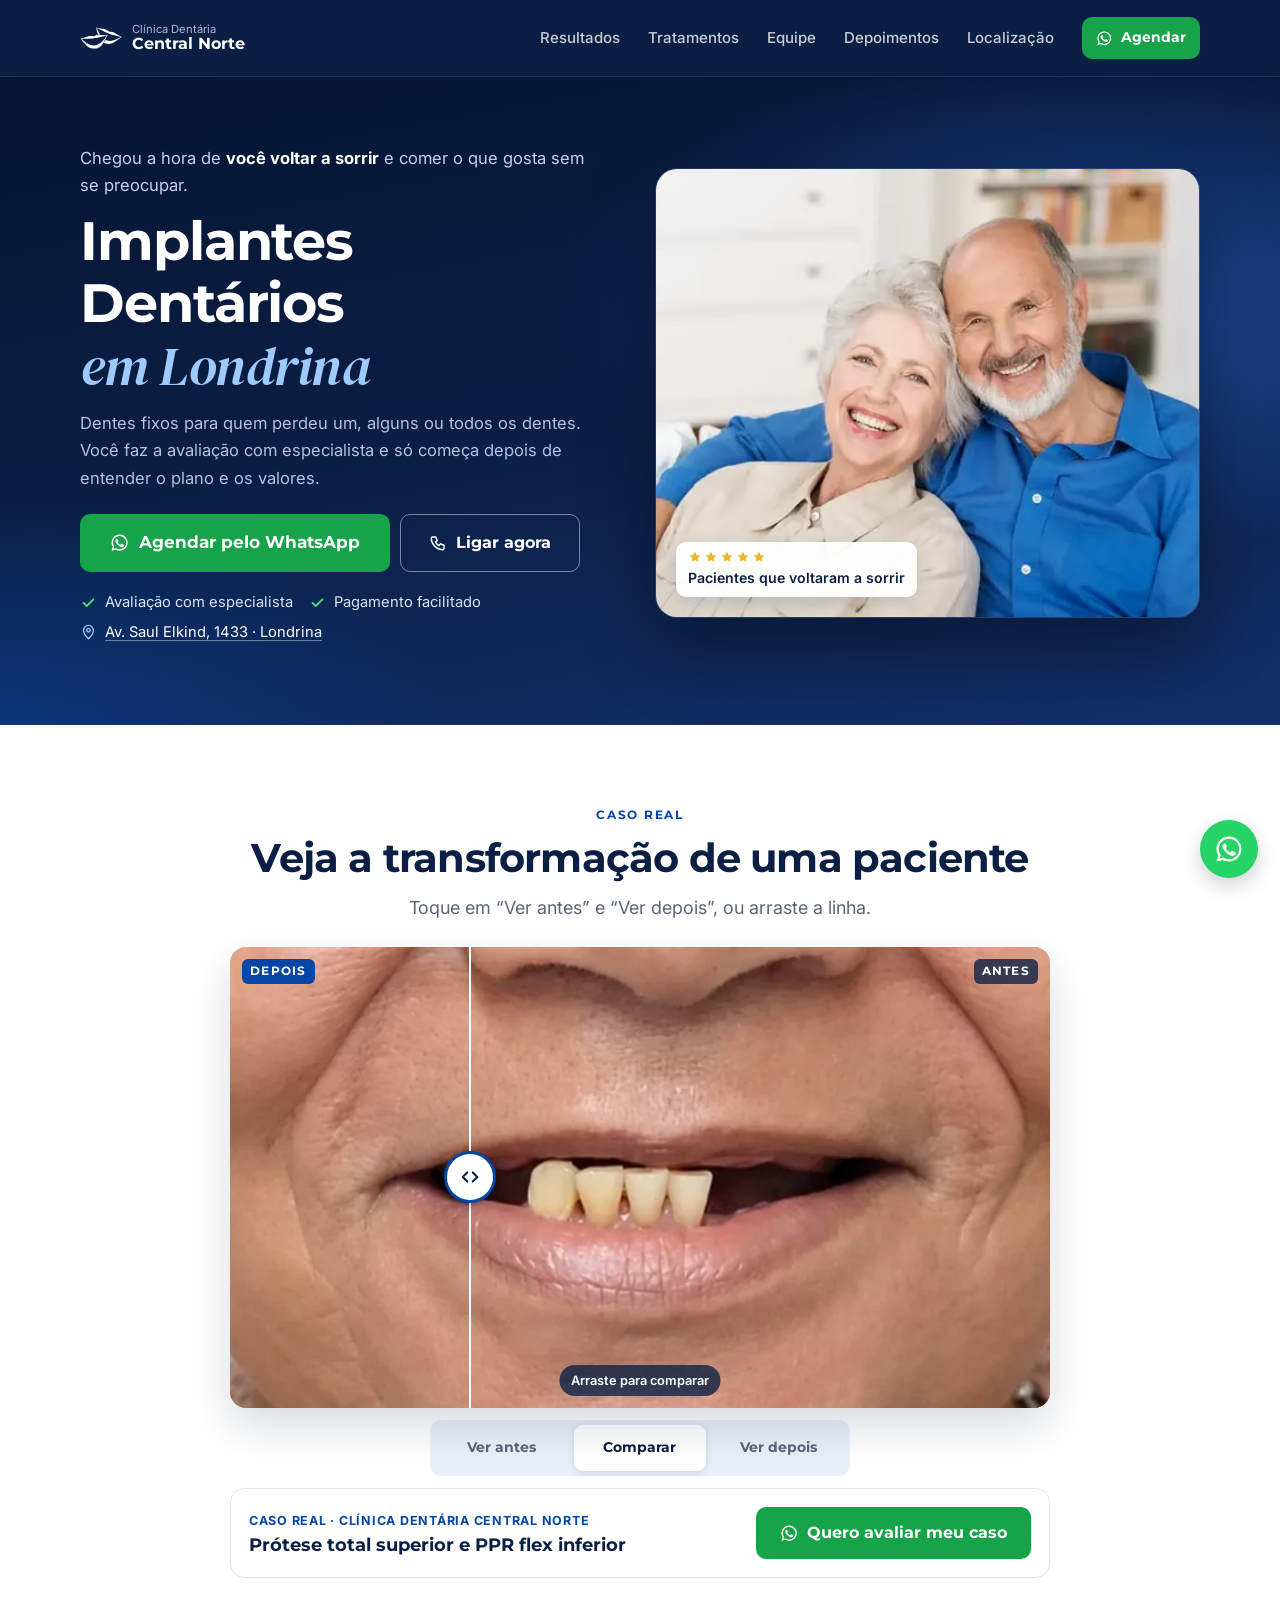
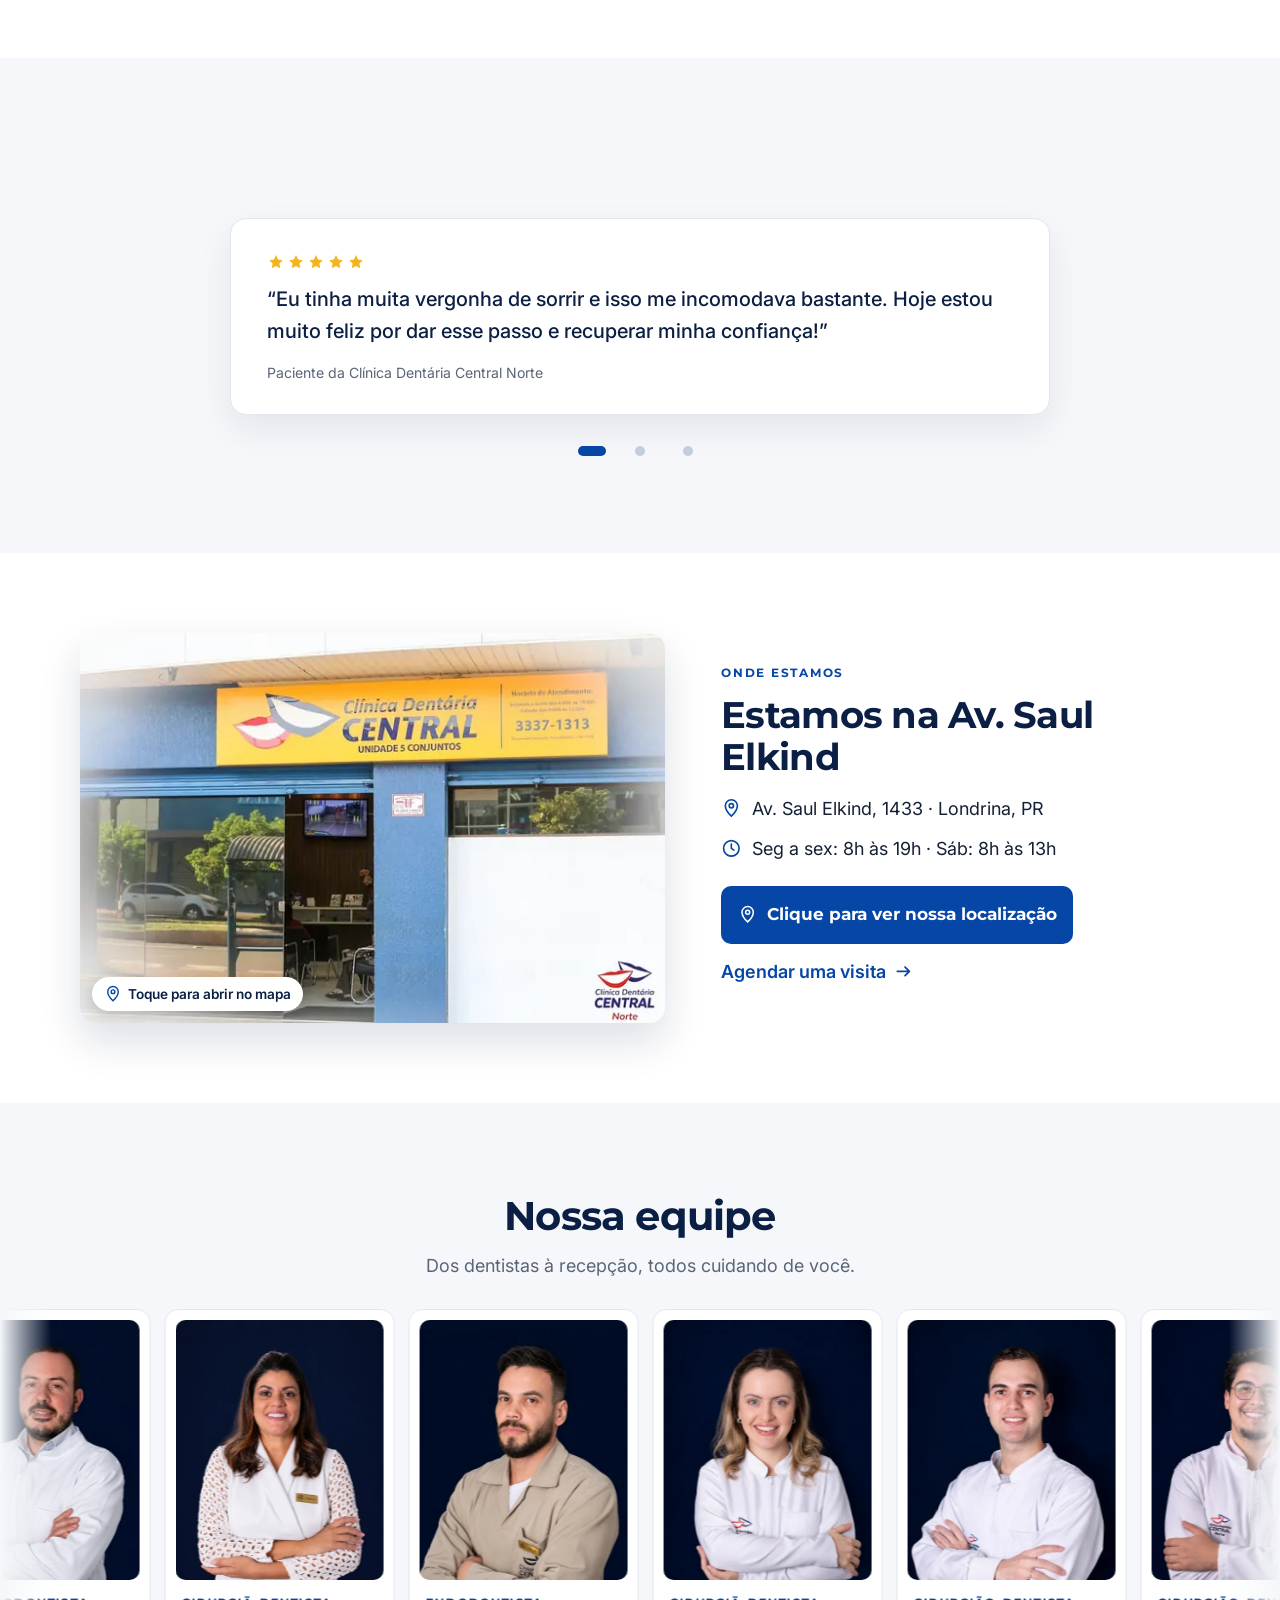
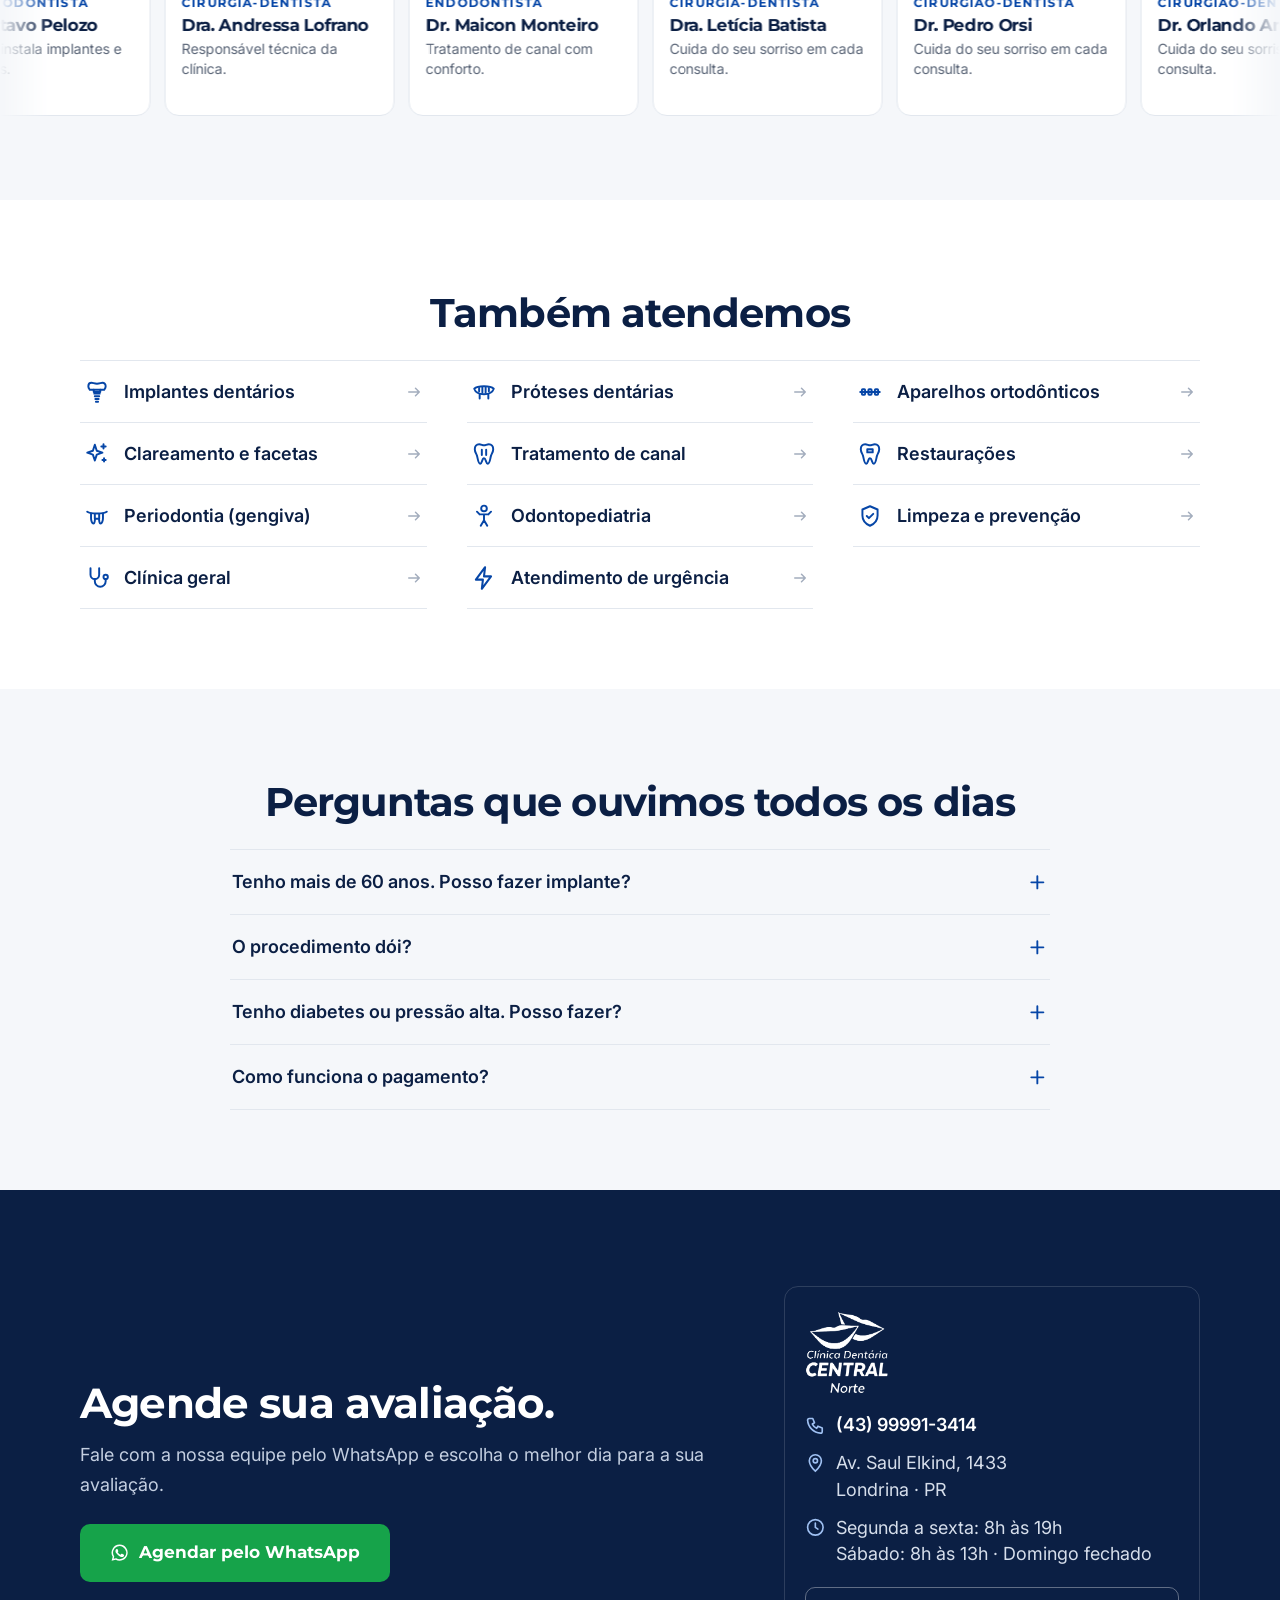
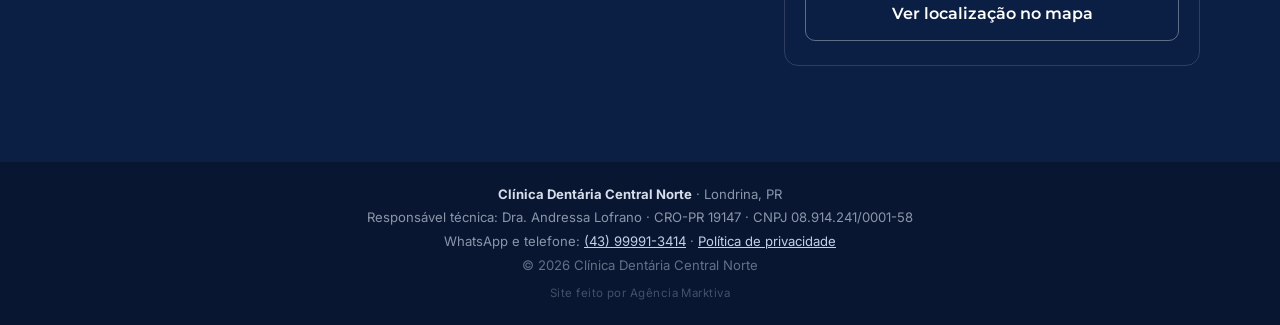
<file: index.html>
<!DOCTYPE html>
<html lang="pt-BR">
<head>
  <meta charset="UTF-8">
  <meta name="viewport" content="width=device-width, initial-scale=1.0, viewport-fit=cover">
  <title>Implantes Dentários em Londrina | Clínica Dentária Central Norte</title>
  <meta name="description" content="Implantes dentários e prótese protocolo em Londrina, na Av. Saul Elkind, 1433. Avaliação com especialista, pagamento facilitado. Agende pelo WhatsApp (43) 99991-3414.">
  <meta name="theme-color" content="#0b1f44">
  <!-- EDITAR: domínio final -->
  <link rel="canonical" href="https://clinicacentralnorte.netlify.app/">
  <meta property="og:locale" content="pt_BR">
  <meta property="og:type" content="website">
  <meta property="og:title" content="Implantes Dentários em Londrina | Clínica Dentária Central Norte">
  <meta property="og:description" content="Volte a sorrir e a comer o que gosta, com segurança.">
  <meta property="og:image" content="assets/img/logo-original.png">
  <link rel="icon" href="assets/img/favicon.png">
  <link rel="apple-touch-icon" href="assets/img/favicon.png">

  <link rel="preconnect" href="https://fonts.googleapis.com">
  <link rel="preconnect" href="https://fonts.gstatic.com" crossorigin>
  <link href="https://fonts.googleapis.com/css2?family=Montserrat:wght@600;700&family=DM+Serif+Display:ital@1&family=Inter:wght@400;500;600&display=swap" rel="stylesheet">
  <link rel="preload" as="image" href="assets/img/hero-casal.webp" imagesrcset="assets/img/hero-casal-600.webp 600w, assets/img/hero-casal.webp 999w" imagesizes="(min-width: 1000px) 560px, 100vw" fetchpriority="high">
  <link rel="stylesheet" href="assets/css/styles.css?v=caca65a2">
  <script src="assets/js/main.js?v=27a2ae13" defer></script>

  <script type="application/ld+json">
  {
    "@context": "https://schema.org",
    "@type": "Dentist",
    "name": "Clínica Dentária Central Norte",
    "telephone": "+5543999913414",
    "openingHours": ["Mo-Fr 08:00-19:00", "Sa 08:00-13:00"],
    "description": "Implantes dentários, prótese protocolo, próteses e tratamentos odontológicos em Londrina.",
    "address": { "@type": "PostalAddress", "streetAddress": "Av. Saul Elkind, 1433", "addressLocality": "Londrina", "addressRegion": "PR", "addressCountry": "BR" },
    "medicalSpecialty": ["Implantodontia", "Prótese dentária", "Ortodontia", "Endodontia", "Periodontia", "Odontopediatria"],
    "hasMap": "https://share.google/MxgLonXi7uAe0Mv78"
  }
  </script>
  <!-- EDITAR: Google Tag Manager / Meta Pixel. Cliques no WhatsApp disparam "whatsapp_click" no dataLayer. -->
</head>
<body>

  <header class="topo" id="topo">
    <div class="wrap topo__in">
      <a href="#inicio" class="marca" aria-label="Clínica Dentária Central Norte — início">
        <img src="assets/img/logo-icone-branco.png" alt="" width="46" height="23">
        <span class="marca__txt"><small>Clínica Dentária</small><strong>Central Norte</strong></span>
      </a>
      <nav class="menu" aria-label="Principal">
        <a href="#resultados">Resultados</a>
        <a href="#tratamentos">Tratamentos</a>
        <a href="#equipe">Equipe</a>
        <a href="#depoimentos">Depoimentos</a>
        <a href="#localizacao">Localização</a>
      </nav>
      <a class="btn btn--wa btn--sm" data-wa="topo" href="#" target="_blank" rel="noopener">
        <svg class="ico" aria-hidden="true"><use href="#i-wa"/></svg><span>Agendar</span>
      </a>
    </div>
  </header>

  <main>

    <!-- ===================== HERO ===================== -->
    <section class="hero" id="inicio">
      <div class="wrap hero__grid">
        <div class="hero__texto">
          <p class="hero__gancho">Chegou a hora de <strong>você voltar a sorrir</strong> e comer o que gosta sem se preocupar.</p>
          <h1>Implantes Dentários <em>em Londrina</em></h1>
          <p class="hero__sub">Dentes fixos para quem perdeu um, alguns ou todos os dentes.<span class="so-pc"> Você faz a avaliação com especialista e só começa depois de entender o plano e os valores.</span></p>
          <div class="hero__acoes">
            <a class="btn btn--wa btn--lg" data-wa="hero" href="#" target="_blank" rel="noopener">
              <svg class="ico" aria-hidden="true"><use href="#i-wa"/></svg> Agendar pelo WhatsApp
            </a>
            <a class="btn btn--contorno btn--lg" href="tel:+5543999913414" data-evento="ligar">
              <svg class="ico" aria-hidden="true"><use href="#i-telefone"/></svg> Ligar agora
            </a>
          </div>
          <ul class="hero__provas">
            <li><svg class="ico" aria-hidden="true"><use href="#i-check"/></svg>Avaliação com especialista</li>
            <li><svg class="ico" aria-hidden="true"><use href="#i-check"/></svg>Pagamento facilitado</li>
            <li><svg class="ico" aria-hidden="true"><use href="#i-pin"/></svg><a href="#localizacao">Av. Saul Elkind, 1433 · Londrina</a></li>
          </ul>
        </div>
        <div class="hero__foto">
          <img src="assets/img/hero-casal.webp" srcset="assets/img/hero-casal-600.webp 600w, assets/img/hero-casal.webp 999w" sizes="(min-width: 1000px) 560px, 100vw" alt="Casal de idosos sorrindo, abraçados no sofá" width="999" height="667" fetchpriority="high" decoding="async">
          <div class="hero__selo"><span class="estrelas" aria-hidden="true"><svg aria-hidden="true"><use href="#i-estrela"/></svg><svg aria-hidden="true"><use href="#i-estrela"/></svg><svg aria-hidden="true"><use href="#i-estrela"/></svg><svg aria-hidden="true"><use href="#i-estrela"/></svg><svg aria-hidden="true"><use href="#i-estrela"/></svg></span><span>Pacientes que voltaram a sorrir</span></div>
        </div>
      </div>
    </section>

    <!-- ===================== RESULTADO REAL ===================== -->
    <section class="sec" id="resultados">
      <div class="wrap wrap--medio">
        <header class="cab">
          <p class="rotulo">Caso real</p>
          <h2>Veja a transformação de uma paciente</h2>
          <p>Toque em “Ver antes” e “Ver depois”, ou arraste a linha.</p>
        </header>

        <!-- EDITAR: confirme a autorização por escrito da paciente para uso da imagem (normas do CFO) -->
        <figure class="caso">
          <div class="ad" id="ad" style="--pos:50%">
            <!-- Depois à esquerda e antes à direita: assim a falha dos dentes aparece logo ao lado do sorriso novo -->
            <img class="ad__img" src="assets/img/caso1-depois.webp" alt="Depois: sorriso completo com as próteses" width="960" height="540" loading="lazy" decoding="async">
            <img class="ad__img ad__depois" src="assets/img/caso1-antes.webp" alt="Antes: paciente com poucos dentes na arcada superior" width="960" height="540" loading="lazy" decoding="async">
            <span class="ad__rot ad__rot--antes">Depois</span>
            <span class="ad__rot ad__rot--depois">Antes</span>
            <div class="ad__alca" aria-hidden="true"><span><svg><use href="#i-arrastar"/></svg></span></div>
            <span class="ad__dica" aria-hidden="true">Arraste para comparar</span>
            <input class="ad__range" type="range" min="0" max="100" value="50" aria-label="Comparar antes e depois">
          </div>
          <div class="ad__botoes" role="group" aria-label="Ver antes ou depois">
            <button type="button" data-ir="0">Ver antes</button>
            <button type="button" data-ir="50" aria-pressed="true">Comparar</button>
            <button type="button" data-ir="100">Ver depois</button>
          </div>
          <figcaption class="caso__info">
            <div>
              <span class="caso__tag">Caso real · Clínica Dentária Central Norte</span>
              <strong>Prótese total superior e PPR flex inferior</strong>
            </div>
            <a class="btn btn--wa" data-wa="resultado" data-msg="Olá! Vi o caso real no site e quero agendar uma avaliação." href="#" target="_blank" rel="noopener">
              <svg class="ico" aria-hidden="true"><use href="#i-wa"/></svg> Quero avaliar meu caso
            </a>
          </figcaption>
        </figure>
      </div>
    </section>

    <!-- ===================== DEPOIMENTOS ===================== -->
    <!-- EDITAR: se tiver autorização, coloque o primeiro nome do paciente no <figcaption> -->
    <section class="sec sec--fundo" id="depoimentos">
      <div class="wrap wrap--medio">
        <header class="cab">
          <h2>O que nossos pacientes dizem</h2>
        </header>
        <div class="depos" id="depos" aria-roledescription="carrossel" aria-label="Depoimentos" aria-live="polite">
          <figure class="depo ativo" role="group" aria-roledescription="depoimento" aria-label="1 de 3">
            <span class="estrelas" aria-label="5 estrelas"><svg aria-hidden="true"><use href="#i-estrela"/></svg><svg aria-hidden="true"><use href="#i-estrela"/></svg><svg aria-hidden="true"><use href="#i-estrela"/></svg><svg aria-hidden="true"><use href="#i-estrela"/></svg><svg aria-hidden="true"><use href="#i-estrela"/></svg></span>
            <blockquote>“Eu tinha muita vergonha de sorrir e isso me incomodava bastante. Hoje estou muito feliz por dar esse passo e recuperar minha confiança!”</blockquote>
            <figcaption>Paciente da Clínica Dentária Central Norte</figcaption>
          </figure>
          <figure class="depo" role="group" aria-roledescription="depoimento" aria-label="2 de 3">
            <span class="estrelas" aria-label="5 estrelas"><svg aria-hidden="true"><use href="#i-estrela"/></svg><svg aria-hidden="true"><use href="#i-estrela"/></svg><svg aria-hidden="true"><use href="#i-estrela"/></svg><svg aria-hidden="true"><use href="#i-estrela"/></svg><svg aria-hidden="true"><use href="#i-estrela"/></svg></span>
            <blockquote>“Já fazia muito tempo que eu tinha dificuldade para comer e sorrir. Agora estou realizando um sonho. Fui muito bem acolhido pela equipe!”</blockquote>
            <figcaption>Paciente da Clínica Dentária Central Norte</figcaption>
          </figure>
          <figure class="depo" role="group" aria-roledescription="depoimento" aria-label="3 de 3">
            <span class="estrelas" aria-label="5 estrelas"><svg aria-hidden="true"><use href="#i-estrela"/></svg><svg aria-hidden="true"><use href="#i-estrela"/></svg><svg aria-hidden="true"><use href="#i-estrela"/></svg><svg aria-hidden="true"><use href="#i-estrela"/></svg><svg aria-hidden="true"><use href="#i-estrela"/></svg></span>
            <blockquote>“Eu evitava até tirar fotos por vergonha dos meus dentes. Estou muito feliz por ter tomado essa decisão e poder voltar a sorrir com confiança!”</blockquote>
            <figcaption>Paciente da Clínica Dentária Central Norte</figcaption>
          </figure>
        </div>
        <div class="depos__pontos" id="depos-pontos"></div>
      </div>
    </section>

    <!-- ===================== LOCALIZAÇÃO ===================== -->
    <section class="sec" id="localizacao">
      <div class="wrap local">
        <a class="local__foto" href="https://share.google/MxgLonXi7uAe0Mv78" target="_blank" rel="noopener" aria-label="Abrir a localização da clínica no mapa">
          <img src="assets/img/fachada.webp" srcset="assets/img/fachada-600.webp 600w, assets/img/fachada.webp 1000w" sizes="(min-width: 1000px) 600px, 100vw" alt="Fachada da Clínica Dentária Central Norte" width="1000" height="667" loading="lazy" decoding="async">
          <span class="local__pino"><svg aria-hidden="true"><use href="#i-pin"/></svg> Toque para abrir no mapa</span>
        </a>
        <div class="local__texto">
          <p class="rotulo">Onde estamos</p>
          <h2>Estamos na Av. Saul Elkind</h2>
          <!-- EDITAR: bairro -->
          <ul class="local__dados">
            <li><svg class="ico" aria-hidden="true"><use href="#i-pin"/></svg><span>Av. Saul Elkind, 1433 · Londrina, PR</span></li>
            <li><svg class="ico" aria-hidden="true"><use href="#i-relogio"/></svg><span>Seg a sex: 8h às 19h · Sáb: 8h às 13h</span></li>
          </ul>
          <div class="local__acoes">
            <a class="btn btn--azul btn--lg" href="https://share.google/MxgLonXi7uAe0Mv78" target="_blank" rel="noopener" data-evento="mapa">
              <svg class="ico" aria-hidden="true"><use href="#i-pin"/></svg> Clique para ver nossa localização
            </a>
            <a class="link" data-wa="localizacao" data-msg="Olá! Vim pelo site e quero agendar uma avaliação. Podem me passar o endereço completo?" href="#" target="_blank" rel="noopener">Agendar uma visita <svg class="ico" aria-hidden="true"><use href="#i-seta"/></svg></a>
          </div>
        </div>
      </div>
    </section>

    <!-- ===================== EQUIPE ===================== -->
    <section class="sec sec--fundo sec--equipe" id="equipe">
      <div class="wrap">
        <header class="cab">
          <h2>Nossa equipe</h2>
          <p>Dos dentistas à recepção, todos cuidando de você.</p>
        </header>
      </div>
      <!-- EDITAR: CRO dos dentistas, se quiser exibir -->
      <div class="equipe-faixa" id="equipe-faixa" aria-label="Nossa equipe">
        <div class="equipe-trilho" id="equipe-trilho">
          <article class="doutor">
            <div class="doutor__foto"><img src="assets/img/equipe-gustavo-pelozo.webp" alt="Dr. Gustavo Pelozo" width="480" height="600" loading="lazy" decoding="async"></div>
            <p class="doutor__esp">Implantodontista</p>
            <h3>Dr. Gustavo Pelozo</h3>
            <p class="doutor__txt">Planeja e instala implantes e protocolos.</p>
          </article>
          <article class="doutor">
            <div class="doutor__foto"><img src="assets/img/equipe-andressa-lofrano.webp" alt="Dra. Andressa Lofrano" width="480" height="600" loading="lazy" decoding="async"></div>
            <p class="doutor__esp">Cirurgiã-dentista</p>
            <h3>Dra. Andressa Lofrano</h3>
            <p class="doutor__txt">Responsável técnica da clínica.</p>
          </article>
          <article class="doutor">
            <div class="doutor__foto"><img src="assets/img/equipe-maicon-monteiro.webp" alt="Dr. Maicon Monteiro" width="480" height="600" loading="lazy" decoding="async"></div>
            <p class="doutor__esp">Endodontista</p>
            <h3>Dr. Maicon Monteiro</h3>
            <p class="doutor__txt">Tratamento de canal com conforto.</p>
          </article>
          <article class="doutor">
            <div class="doutor__foto"><img src="assets/img/equipe-leticia-batista.webp" alt="Dra. Letícia Batista" width="480" height="600" loading="lazy" decoding="async"></div>
            <p class="doutor__esp">Cirurgiã-dentista</p>
            <h3>Dra. Letícia Batista</h3>
            <p class="doutor__txt">Cuida do seu sorriso em cada consulta.</p>
          </article>
          <article class="doutor">
            <div class="doutor__foto"><img src="assets/img/equipe-pedro-orsi.webp" alt="Dr. Pedro Orsi" width="480" height="600" loading="lazy" decoding="async"></div>
            <p class="doutor__esp">Cirurgião-dentista</p>
            <h3>Dr. Pedro Orsi</h3>
            <p class="doutor__txt">Cuida do seu sorriso em cada consulta.</p>
          </article>
          <article class="doutor">
            <div class="doutor__foto"><img src="assets/img/equipe-orlando-amaral.webp" alt="Dr. Orlando Amaral" width="480" height="600" loading="lazy" decoding="async"></div>
            <p class="doutor__esp">Cirurgião-dentista</p>
            <h3>Dr. Orlando Amaral</h3>
            <p class="doutor__txt">Cuida do seu sorriso em cada consulta.</p>
          </article>
          <article class="doutor">
            <div class="doutor__foto"><img src="assets/img/equipe-elizabete-vioto.webp" alt="Elizabete Vioto" width="480" height="600" loading="lazy" decoding="async"></div>
            <p class="doutor__esp">Protética</p>
            <h3>Elizabete Vioto</h3>
            <p class="doutor__txt">Confecciona as próteses sob medida.</p>
          </article>
          <article class="doutor">
            <div class="doutor__foto"><img src="assets/img/equipe-juliano-bittencourt.webp" alt="Juliano Bittencourt" width="480" height="600" loading="lazy" decoding="async"></div>
            <p class="doutor__esp">Protético</p>
            <h3>Juliano Bittencourt</h3>
            <p class="doutor__txt">Confecciona as próteses sob medida.</p>
          </article>
          <article class="doutor">
            <div class="doutor__foto"><img src="assets/img/equipe-shirley-rodrigues.webp" alt="Shirley Rodrigues" width="480" height="600" loading="lazy" decoding="async"></div>
            <p class="doutor__esp">Auxiliar de saúde bucal</p>
            <h3>Shirley Rodrigues</h3>
            <p class="doutor__txt">Acompanha o dentista e cuida do seu conforto.</p>
          </article>
          <article class="doutor">
            <div class="doutor__foto"><img src="assets/img/equipe-isabel-gnecco.webp" alt="Isabel Gnecco" width="480" height="600" loading="lazy" decoding="async"></div>
            <p class="doutor__esp">Esterilização</p>
            <h3>Isabel Gnecco</h3>
            <p class="doutor__txt">Garante a segurança de todo o material.</p>
          </article>
          <article class="doutor">
            <div class="doutor__foto"><img src="assets/img/equipe-andressa.webp" alt="Andressa" width="480" height="600" loading="lazy" decoding="async"></div>
            <p class="doutor__esp">Gerente</p>
            <h3>Andressa</h3>
            <p class="doutor__txt">Cuida para que tudo funcione bem para você.</p>
          </article>
          <article class="doutor">
            <div class="doutor__foto"><img src="assets/img/equipe-leticia-franco.webp" alt="Letícia Franco" width="480" height="600" loading="lazy" decoding="async"></div>
            <p class="doutor__esp">Comercial</p>
            <h3>Letícia Franco</h3>
            <p class="doutor__txt">Apresenta o seu plano e as condições de pagamento.</p>
          </article>
          <article class="doutor">
            <div class="doutor__foto"><img src="assets/img/equipe-flavieli-osorio.webp" alt="Flavieli Osório" width="480" height="600" loading="lazy" decoding="async"></div>
            <p class="doutor__esp">Secretária</p>
            <h3>Flavieli Osório</h3>
            <p class="doutor__txt">Agenda sua consulta e tira suas dúvidas.</p>
          </article>
          <article class="doutor">
            <div class="doutor__foto"><img src="assets/img/equipe-amanda-cristina.webp" alt="Amanda Cristina" width="480" height="600" loading="lazy" decoding="async"></div>
            <p class="doutor__esp">Secretária</p>
            <h3>Amanda Cristina</h3>
            <p class="doutor__txt">Agenda sua consulta e tira suas dúvidas.</p>
          </article>
          <article class="doutor">
            <div class="doutor__foto"><img src="assets/img/equipe-erica-benetasso.webp" alt="Erica Benetasso" width="480" height="600" loading="lazy" decoding="async"></div>
            <p class="doutor__esp">Secretária</p>
            <h3>Erica Benetasso</h3>
            <p class="doutor__txt">Agenda sua consulta e tira suas dúvidas.</p>
          </article>
        </div>
      </div>
    </section>

    <!-- ===================== OUTROS TRATAMENTOS ===================== -->
    <section class="sec" id="tratamentos">
      <div class="wrap">
        <header class="cab">
          <h2>Também atendemos</h2>
        </header>
        <ul class="tratamentos">
          <li><a class="trat" data-wa="t-implante" data-msg="Olá! Vim pelo site e quero saber sobre implante dentário." href="#" target="_blank" rel="noopener"><svg class="trat__ico" aria-hidden="true"><use href="#i-implante"/></svg><span>Implantes dentários</span><svg class="trat__seta" aria-hidden="true"><use href="#i-seta"/></svg></a></li>
          <li><a class="trat" data-wa="t-protocolo" data-msg="Olá! Vim pelo site e quero saber sobre próteses dentárias." href="#" target="_blank" rel="noopener"><svg class="trat__ico" aria-hidden="true"><use href="#i-protocolo"/></svg><span>Próteses dentárias</span><svg class="trat__seta" aria-hidden="true"><use href="#i-seta"/></svg></a></li>
          <li><a class="trat" data-wa="t-aparelho" data-msg="Olá! Vim pelo site e quero saber sobre aparelho ortodôntico." href="#" target="_blank" rel="noopener"><svg class="trat__ico" aria-hidden="true"><use href="#i-aparelho"/></svg><span>Aparelhos ortodônticos</span><svg class="trat__seta" aria-hidden="true"><use href="#i-seta"/></svg></a></li>
          <li><a class="trat" data-wa="t-brilho" data-msg="Olá! Vim pelo site e quero saber sobre clareamento e facetas." href="#" target="_blank" rel="noopener"><svg class="trat__ico" aria-hidden="true"><use href="#i-brilho"/></svg><span>Clareamento e facetas</span><svg class="trat__seta" aria-hidden="true"><use href="#i-seta"/></svg></a></li>
          <li><a class="trat" data-wa="t-canal" data-msg="Olá! Vim pelo site e quero saber sobre tratamento de canal." href="#" target="_blank" rel="noopener"><svg class="trat__ico" aria-hidden="true"><use href="#i-canal"/></svg><span>Tratamento de canal</span><svg class="trat__seta" aria-hidden="true"><use href="#i-seta"/></svg></a></li>
          <li><a class="trat" data-wa="t-restauracao" data-msg="Olá! Vim pelo site e quero saber sobre restaurações." href="#" target="_blank" rel="noopener"><svg class="trat__ico" aria-hidden="true"><use href="#i-restauracao"/></svg><span>Restaurações</span><svg class="trat__seta" aria-hidden="true"><use href="#i-seta"/></svg></a></li>
          <li><a class="trat" data-wa="t-gengiva" data-msg="Olá! Vim pelo site e quero saber sobre periodontia." href="#" target="_blank" rel="noopener"><svg class="trat__ico" aria-hidden="true"><use href="#i-gengiva"/></svg><span>Periodontia (gengiva)</span><svg class="trat__seta" aria-hidden="true"><use href="#i-seta"/></svg></a></li>
          <li><a class="trat" data-wa="t-crianca" data-msg="Olá! Vim pelo site e quero saber sobre odontopediatria para o meu filho." href="#" target="_blank" rel="noopener"><svg class="trat__ico" aria-hidden="true"><use href="#i-crianca"/></svg><span>Odontopediatria</span><svg class="trat__seta" aria-hidden="true"><use href="#i-seta"/></svg></a></li>
          <li><a class="trat" data-wa="t-escudo" data-msg="Olá! Vim pelo site e quero saber sobre limpeza e prevenção." href="#" target="_blank" rel="noopener"><svg class="trat__ico" aria-hidden="true"><use href="#i-escudo"/></svg><span>Limpeza e prevenção</span><svg class="trat__seta" aria-hidden="true"><use href="#i-seta"/></svg></a></li>
          <li><a class="trat" data-wa="t-estetoscopio" data-msg="Olá! Vim pelo site e quero saber sobre consulta de clínica geral." href="#" target="_blank" rel="noopener"><svg class="trat__ico" aria-hidden="true"><use href="#i-estetoscopio"/></svg><span>Clínica geral</span><svg class="trat__seta" aria-hidden="true"><use href="#i-seta"/></svg></a></li>
          <li><a class="trat" data-wa="t-raio" data-msg="Olá! Vim pelo site e quero saber sobre atendimento de urgência." href="#" target="_blank" rel="noopener"><svg class="trat__ico" aria-hidden="true"><use href="#i-raio"/></svg><span>Atendimento de urgência</span><svg class="trat__seta" aria-hidden="true"><use href="#i-seta"/></svg></a></li>
        </ul>
      </div>
    </section>

    <!-- ===================== DÚVIDAS ===================== -->
    <section class="sec sec--fundo" id="duvidas">
      <div class="wrap wrap--medio">
        <header class="cab">
          <h2>Perguntas que ouvimos todos os dias</h2>
        </header>
        <!-- EDITAR: revise as respostas com o responsável técnico -->
        <div class="faq">
          <details>
            <summary>Tenho mais de 60 anos. Posso fazer implante?<svg class="ico" aria-hidden="true"><use href="#i-mais"/></svg></summary>
            <p>Sim. A idade, por si só, não impede o implante. O que define é a sua saúde geral e a condição do osso, avaliadas na consulta.</p>
          </details>
          <details>
            <summary>O procedimento dói?<svg class="ico" aria-hidden="true"><use href="#i-mais"/></svg></summary>
            <p>É feito com anestesia local, para que você fique confortável. Depois, você recebe todas as orientações para uma recuperação tranquila.</p>
          </details>
          <details>
            <summary>Tenho diabetes ou pressão alta. Posso fazer?<svg class="ico" aria-hidden="true"><use href="#i-mais"/></svg></summary>
            <p>Em muitos casos, sim, desde que a condição esteja controlada. O especialista avalia o seu histórico e, se necessário, conversa com o seu médico.</p>
          </details>
          <details>
            <summary>Como funciona o pagamento?<svg class="ico" aria-hidden="true"><use href="#i-mais"/></svg></summary>
            <p>As condições de pagamento são apresentadas junto com o seu plano de tratamento, antes de qualquer procedimento.</p>
          </details>
        </div>
      </div>
    </section>

    <!-- ===================== CONTATO ===================== -->
    <section class="final" id="contato">
      <div class="wrap final__grid">
        <div class="final__texto">
                    <h2>Agende sua avaliação.</h2>
          <p>Fale com a nossa equipe pelo WhatsApp e escolha o melhor dia para a sua avaliação.</p>
          <a class="btn btn--wa btn--lg" data-wa="final" href="#" target="_blank" rel="noopener">
            <svg class="ico" aria-hidden="true"><use href="#i-wa"/></svg> Agendar pelo WhatsApp
          </a>
        </div>
        <div class="contato">
          <img src="assets/img/logo-branca.png" alt="Clínica Dentária Central Norte" width="100" height="99" loading="lazy" decoding="async">
          <ul>
            <!-- EDITAR: endereço e horários -->
            <li><svg class="ico" aria-hidden="true"><use href="#i-telefone"/></svg><a href="tel:+5543999913414" data-evento="ligar">(43) 99991-3414</a></li>
            <li><svg class="ico" aria-hidden="true"><use href="#i-pin"/></svg><span>Av. Saul Elkind, 1433<br>Londrina · PR</span></li>
            <li><svg class="ico" aria-hidden="true"><use href="#i-relogio"/></svg><span>Segunda a sexta: 8h às 19h<br>Sábado: 8h às 13h · Domingo fechado</span></li>
          </ul>
          <a class="btn btn--linha btn--bloco" href="https://share.google/MxgLonXi7uAe0Mv78" target="_blank" rel="noopener" data-evento="mapa">Ver localização no mapa</a>
        </div>
      </div>
    </section>

  </main>

  <footer class="rodape">
    <div class="wrap rodape__in">
      <p><strong>Clínica Dentária Central Norte</strong> · Londrina, PR</p>
      <p>Responsável técnica: Dra. Andressa Lofrano · CRO-PR 19147 · CNPJ 08.914.241/0001-58</p>
      <p>WhatsApp e telefone: <a href="tel:+5543999913414">(43) 99991-3414</a> · <a href="politica-de-privacidade.html">Política de privacidade</a></p>
      <p class="rodape__copy">© <span id="ano">2026</span> Clínica Dentária Central Norte</p>
      <p class="rodape__credito"><a href="https://www.instagram.com/agenciamarktiva" target="_blank" rel="noopener">Site feito por Agência Marktiva</a></p>
    </div>
  </footer>

  <a class="wa-flutuante" data-wa="flutuante" href="#" target="_blank" rel="noopener" aria-label="Falar no WhatsApp">
    <svg aria-hidden="true"><use href="#i-wa"/></svg>
  </a>
  <div class="barra-cel" id="barra-cel">
    <a class="btn btn--wa btn--bloco" data-wa="barra-celular" href="#" target="_blank" rel="noopener">
      <svg class="ico" aria-hidden="true"><use href="#i-wa"/></svg> Agendar avaliação
    </a>
  </div>

  <svg xmlns="http://www.w3.org/2000/svg" style="display:none">
    <defs>
      <symbol id="i-wa" viewBox="0 0 24 24"><path fill="currentColor" d="M12 2a10 10 0 0 0-8.6 15.1L2 22l5-1.3A10 10 0 1 0 12 2Zm0 18.2a8.2 8.2 0 0 1-4.2-1.2l-.3-.2-3 .8.8-2.9-.2-.3A8.2 8.2 0 1 1 12 20.2Zm4.5-6.1c-.2-.1-1.5-.7-1.7-.8-.2-.1-.4-.1-.6.1l-.8 1c-.1.2-.3.2-.5.1a6.7 6.7 0 0 1-3.3-2.9c-.3-.4.2-.4.7-1.4.1-.2 0-.3 0-.4l-.8-1.8c-.2-.5-.4-.4-.6-.4h-.5a1 1 0 0 0-.7.3 3 3 0 0 0-.9 2.2 5.2 5.2 0 0 0 1.1 2.7 11.8 11.8 0 0 0 4.5 4c1.7.7 2.3.8 3.2.6.5 0 1.5-.6 1.7-1.2.2-.6.2-1.1.2-1.2-.1-.1-.3-.2-.5-.3Z"/></symbol>
      <symbol id="i-check" viewBox="0 0 24 24"><path fill="none" stroke="currentColor" stroke-width="2.6" stroke-linecap="round" stroke-linejoin="round" d="m5 12.5 4.5 4.5L19 7.5"/></symbol>
      <symbol id="i-x" viewBox="0 0 24 24"><path fill="none" stroke="currentColor" stroke-width="2.4" stroke-linecap="round" d="M6 6l12 12M18 6 6 18"/></symbol>
      <symbol id="i-mais" viewBox="0 0 24 24"><path fill="none" stroke="currentColor" stroke-width="2.2" stroke-linecap="round" d="M12 5v14M5 12h14"/></symbol>
      <symbol id="i-seta" viewBox="0 0 24 24"><path fill="none" stroke="currentColor" stroke-width="2" stroke-linecap="round" stroke-linejoin="round" d="M5 12h14m-5-5 5 5-5 5"/></symbol>
      <symbol id="i-seta-baixo" viewBox="0 0 24 24"><path fill="none" stroke="currentColor" stroke-width="2" stroke-linecap="round" stroke-linejoin="round" d="M12 5v14m-5-5 5 5 5-5"/></symbol>
      <symbol id="i-estrela" viewBox="0 0 24 24"><path fill="currentColor" d="m12 2.8 2.8 5.8 6.3.9-4.6 4.4 1.1 6.3L12 17.2l-5.6 3 1.1-6.3-4.6-4.4 6.3-.9z"/></symbol>
      <symbol id="i-pin" viewBox="0 0 24 24"><g fill="none" stroke="currentColor" stroke-width="1.9"><path d="M12 21s7-6.2 7-12a7 7 0 1 0-14 0c0 5.8 7 12 7 12Z"/><circle cx="12" cy="9" r="2.5"/></g></symbol>
      <symbol id="i-relogio" viewBox="0 0 24 24"><g fill="none" stroke="currentColor" stroke-width="1.9" stroke-linecap="round"><circle cx="12" cy="12" r="9"/><path d="M12 7v5l3 2"/></g></symbol>
      <symbol id="i-dente" viewBox="0 0 24 24"><path fill="none" stroke="currentColor" stroke-width="1.8" stroke-linejoin="round" d="M7.5 3C5 3 3.5 5 3.5 7.5c0 2.6 1.3 4 2 6 .8 2.4 1 7.5 3 7.5 1.8 0 1.6-5 3.5-5s1.7 5 3.5 5c2 0 2.2-5.1 3-7.5.7-2 2-3.4 2-6C20.5 5 19 3 16.5 3c-1.9 0-3 1-4.5 1S9.4 3 7.5 3Z"/></symbol>
      <symbol id="i-implante" viewBox="0 0 24 24"><g fill="none" stroke="currentColor" stroke-width="1.8" stroke-linecap="round" stroke-linejoin="round"><path d="M7 3.5c-1.8 0-3 1.3-3 3.2 0 1.7.9 2.6 1.4 3.3h13.2c.5-.7 1.4-1.6 1.4-3.3 0-1.9-1.2-3.2-3-3.2-1.5 0-2.4.8-5 .8s-3.5-.8-5-.8Z"/><path d="M9 10v2h6v-2M9.5 13.5h5M10 16h4M10.5 18.5h3M11 21h2"/></g></symbol>
      <symbol id="i-protocolo" viewBox="0 0 24 24"><g fill="none" stroke="currentColor" stroke-width="1.8" stroke-linecap="round" stroke-linejoin="round"><path d="M3 9c3-3 15-3 18 0-1 3-4 5-9 5S4 12 3 9Z"/><path d="M7.5 8.2v3M10.5 7.8v4.6M13.5 7.8v4.6M16.5 8.2v3"/><path d="M8 14v4M16 14v4"/></g></symbol>
      <symbol id="i-dentadura" viewBox="0 0 24 24"><g fill="none" stroke="currentColor" stroke-width="1.8" stroke-linecap="round" stroke-linejoin="round"><path d="M3 10c0-3 4-5 9-5s9 2 9 5c0 4-4 8-9 8s-9-4-9-8Z"/><path d="M7 10.5h10M8.5 8v5M12 7.5v5.5M15.5 8v5"/></g></symbol>
      <symbol id="i-ponte" viewBox="0 0 24 24"><g fill="none" stroke="currentColor" stroke-width="1.8" stroke-linecap="round" stroke-linejoin="round"><path d="M3 9h18"/><path d="M5 9c0 4 1 9 2.5 9S9 14 9 12M15 12c0 2 .5 6 1.5 6S19 13 19 9"/><path d="M9 9v3h6V9"/></g></symbol>
      <symbol id="i-sorriso" viewBox="0 0 24 24"><g fill="none" stroke="currentColor" stroke-width="1.8" stroke-linecap="round"><circle cx="12" cy="12" r="9"/><path d="M8 14.5a5 5 0 0 0 8 0"/><path d="M9 9.5h.01M15 9.5h.01" stroke-width="2.6"/></g></symbol>
      <symbol id="i-prato" viewBox="0 0 24 24"><g fill="none" stroke="currentColor" stroke-width="1.8" stroke-linecap="round"><circle cx="13.5" cy="12" r="7"/><circle cx="13.5" cy="12" r="3.5"/><path d="M3 3v6a2 2 0 0 0 2 2v10M5 3v5"/></g></symbol>
      <symbol id="i-camera" viewBox="0 0 24 24"><g fill="none" stroke="currentColor" stroke-width="1.8" stroke-linejoin="round"><path d="M3 8h4l2-3h6l2 3h4v11H3z"/><circle cx="12" cy="13" r="3.5"/></g></symbol>
      <symbol id="i-coracao" viewBox="0 0 24 24"><path fill="none" stroke="currentColor" stroke-width="1.8" stroke-linejoin="round" d="M12 20s-8-4.6-8-10.5A4.5 4.5 0 0 1 12 6.8a4.5 4.5 0 0 1 8 2.7C20 15.4 12 20 12 20Z"/></symbol>
      <symbol id="i-fala" viewBox="0 0 24 24"><g fill="none" stroke="currentColor" stroke-width="1.8" stroke-linejoin="round" stroke-linecap="round"><path d="M4 5h16v10H9l-5 4z"/><path d="M8 9h8M8 12h5"/></g></symbol>
      <symbol id="i-lupa" viewBox="0 0 24 24"><g fill="none" stroke="currentColor" stroke-width="1.9" stroke-linecap="round"><circle cx="11" cy="11" r="6.5"/><path d="m16 16 4.5 4.5"/></g></symbol>
      <symbol id="i-plano" viewBox="0 0 24 24"><g fill="none" stroke="currentColor" stroke-width="1.8" stroke-linecap="round" stroke-linejoin="round"><rect x="5" y="4" width="14" height="17" rx="2"/><path d="M9 4V3h6v1M8.5 10l1.5 1.5 3-3M8.5 16h7"/></g></symbol>
      <symbol id="i-aparelho" viewBox="0 0 24 24"><g fill="none" stroke="currentColor" stroke-width="1.8" stroke-linecap="round" stroke-linejoin="round"><path d="M3 12h18"/><rect x="4.5" y="9.5" width="3" height="5" rx=".8"/><rect x="10.5" y="9.5" width="3" height="5" rx=".8"/><rect x="16.5" y="9.5" width="3" height="5" rx=".8"/></g></symbol>
      <symbol id="i-brilho" viewBox="0 0 24 24"><g fill="none" stroke="currentColor" stroke-width="1.8" stroke-linejoin="round"><path d="M10 3.5 11.8 9 17 10.8 11.8 12.6 10 18l-1.8-5.4L3 10.8 8.2 9z"/><path d="M18 3v4M16 5h4M18.5 16v3M17 17.5h3" stroke-linecap="round"/></g></symbol>
      <symbol id="i-raio" viewBox="0 0 24 24"><path fill="none" stroke="currentColor" stroke-width="1.9" stroke-linejoin="round" d="M13 2 4.5 13.5H11L10 22l8.5-11.5H12z"/></symbol>
      <symbol id="i-canal" viewBox="0 0 24 24"><g fill="none" stroke="currentColor" stroke-width="1.8" stroke-linejoin="round" stroke-linecap="round"><path d="M7.5 3C5 3 3.5 5 3.5 7.5c0 2.6 1.3 4 2 6 .8 2.4 1 7.5 3 7.5 1.8 0 1.6-5 3.5-5s1.7 5 3.5 5c2 0 2.2-5.1 3-7.5.7-2 2-3.4 2-6C20.5 5 19 3 16.5 3c-1.9 0-3 1-4.5 1S9.4 3 7.5 3Z"/><path d="M10 8v5M14 8v5"/></g></symbol>
      <symbol id="i-restauracao" viewBox="0 0 24 24"><g fill="none" stroke="currentColor" stroke-width="1.8" stroke-linejoin="round"><path d="M7.5 3C5 3 3.5 5 3.5 7.5c0 2.6 1.3 4 2 6 .8 2.4 1 7.5 3 7.5 1.8 0 1.6-5 3.5-5s1.7 5 3.5 5c2 0 2.2-5.1 3-7.5.7-2 2-3.4 2-6C20.5 5 19 3 16.5 3c-1.9 0-3 1-4.5 1S9.4 3 7.5 3Z"/><path d="M9.5 7.5h5v3h-5z" fill="currentColor" fill-opacity=".35"/></g></symbol>
      <symbol id="i-escudo" viewBox="0 0 24 24"><g fill="none" stroke="currentColor" stroke-width="1.8" stroke-linejoin="round" stroke-linecap="round"><path d="M12 3 5 6v5.5c0 4.2 3 7.8 7 9.5 4-1.7 7-5.3 7-9.5V6z"/><path d="m9 12 2 2 4-4"/></g></symbol>
      <symbol id="i-estetoscopio" viewBox="0 0 24 24"><g fill="none" stroke="currentColor" stroke-width="1.8" stroke-linecap="round" stroke-linejoin="round"><path d="M6 3v6a4 4 0 0 0 8 0V3"/><path d="M10 13v2a5 5 0 0 0 10 0v-2"/><circle cx="20" cy="11" r="2"/></g></symbol>
      <symbol id="i-pessoa" viewBox="0 0 24 24"><path fill="currentColor" d="M12 12.5a4.75 4.75 0 1 0 0-9.5 4.75 4.75 0 0 0 0 9.5Zm0 2c-4.6 0-8.5 2.6-8.5 6V22h17v-1.5c0-3.4-3.9-6-8.5-6Z"/></symbol>
      <symbol id="i-arrastar" viewBox="0 0 24 24"><path fill="none" stroke="currentColor" stroke-width="2.2" stroke-linecap="round" stroke-linejoin="round" d="m9 7-5 5 5 5M15 7l5 5-5 5"/></symbol>
      <symbol id="i-crianca" viewBox="0 0 24 24"><g fill="none" stroke="currentColor" stroke-width="1.8" stroke-linecap="round" stroke-linejoin="round"><circle cx="12" cy="5" r="2.6"/><path d="M8 10.5h8M12 10.5V16M12 16l-3 5M12 16l3 5M8 10.5 5.5 8M16 10.5 18.5 8"/></g></symbol>
      <symbol id="i-gengiva" viewBox="0 0 24 24"><g fill="none" stroke="currentColor" stroke-width="1.8" stroke-linecap="round" stroke-linejoin="round"><path d="M3 8c3 2.2 15 2.2 18 0"/><path d="M6.5 9.6V14c0 2.5 1 5 2.2 5S10 16 10.2 14.5M17.5 9.6V14c0 2.5-1 5-2.2 5S14 16 13.8 14.5M10 10.1v4.4h4v-4.4"/></g></symbol>
      <symbol id="i-telefone" viewBox="0 0 24 24"><path fill="none" stroke="currentColor" stroke-width="1.9" stroke-linejoin="round" d="M5 4h4l2 5-2.5 1.5a11 11 0 0 0 5 5L15 13l5 2v4a2 2 0 0 1-2 2A16 16 0 0 1 3 6a2 2 0 0 1 2-2Z"/></symbol>
      <symbol id="i-cartao" viewBox="0 0 24 24"><g fill="none" stroke="currentColor" stroke-width="1.8" stroke-linecap="round"><rect x="3" y="5.5" width="18" height="13" rx="2"/><path d="M3 10h18M7 15h4"/></g></symbol>
    </defs>
  </svg>
</body>
</html>
</file>
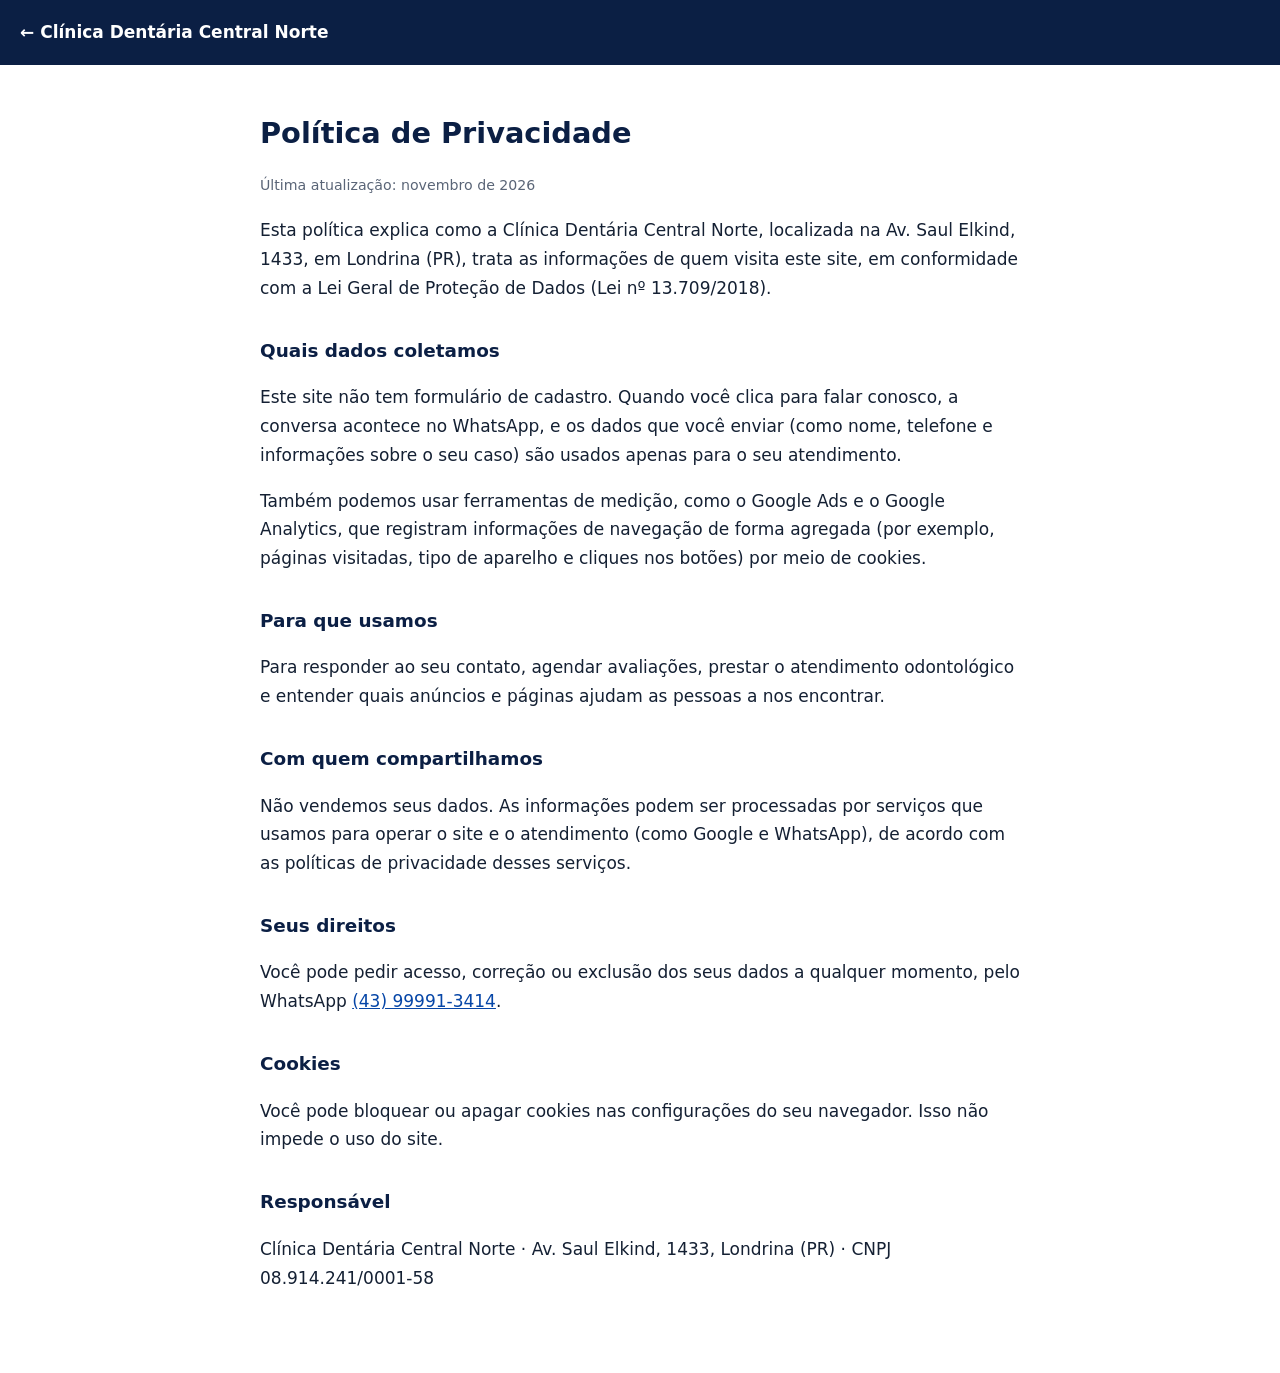
<file: politica-de-privacidade.html>
<!DOCTYPE html>
<html lang="pt-BR">
<head>
  <meta charset="UTF-8">
  <meta name="viewport" content="width=device-width, initial-scale=1.0">
  <title>Política de Privacidade | Clínica Dentária Central Norte</title>
  <meta name="robots" content="noindex, follow">
  <link rel="icon" href="assets/img/favicon.png">
  <style>
    body { margin: 0; font: 17px/1.7 "Inter", system-ui, -apple-system, "Segoe UI", sans-serif; color: #142033; background: #fff; }
    header { background: #0b1f44; color: #fff; padding: 18px 20px; }
    header a { color: #fff; text-decoration: none; font-weight: 700; }
    main { max-width: 760px; margin: 0 auto; padding: 32px 20px 64px; }
    h1 { font-size: 1.8rem; line-height: 1.2; color: #0b1f44; }
    h2 { font-size: 1.15rem; margin-top: 32px; color: #0b1f44; }
    a { color: #0646a7; }
    small { color: #5a6577; }
  </style>
</head>
<body>
  <header><a href="index.html">← Clínica Dentária Central Norte</a></header>
  <main>
    <h1>Política de Privacidade</h1>
    <!-- EDITAR: revise com a clínica (e-mail de contato e data) -->
    <p><small>Última atualização: novembro de 2026</small></p>

    <p>Esta política explica como a Clínica Dentária Central Norte, localizada na Av. Saul Elkind, 1433, em Londrina (PR), trata as informações de quem visita este site, em conformidade com a Lei Geral de Proteção de Dados (Lei nº 13.709/2018).</p>

    <h2>Quais dados coletamos</h2>
    <p>Este site não tem formulário de cadastro. Quando você clica para falar conosco, a conversa acontece no WhatsApp, e os dados que você enviar (como nome, telefone e informações sobre o seu caso) são usados apenas para o seu atendimento.</p>
    <p>Também podemos usar ferramentas de medição, como o Google Ads e o Google Analytics, que registram informações de navegação de forma agregada (por exemplo, páginas visitadas, tipo de aparelho e cliques nos botões) por meio de cookies.</p>

    <h2>Para que usamos</h2>
    <p>Para responder ao seu contato, agendar avaliações, prestar o atendimento odontológico e entender quais anúncios e páginas ajudam as pessoas a nos encontrar.</p>

    <h2>Com quem compartilhamos</h2>
    <p>Não vendemos seus dados. As informações podem ser processadas por serviços que usamos para operar o site e o atendimento (como Google e WhatsApp), de acordo com as políticas de privacidade desses serviços.</p>

    <h2>Seus direitos</h2>
    <p>Você pode pedir acesso, correção ou exclusão dos seus dados a qualquer momento, pelo WhatsApp <a href="https://wa.me/5543999913414">(43) 99991-3414</a>.</p>

    <h2>Cookies</h2>
    <p>Você pode bloquear ou apagar cookies nas configurações do seu navegador. Isso não impede o uso do site.</p>

    <h2>Responsável</h2>
    <p>Clínica Dentária Central Norte · Av. Saul Elkind, 1433, Londrina (PR) · CNPJ 08.914.241/0001-58</p>
  </main>
</body>
</html>
</file>
<file: assets/css/styles.css>
/* ==========================================================================
   Clínica Dentária Central Norte
   Visual sóbrio: azul-marinho da marca, branco e muito respiro.
   Pensado primeiro para o celular e para leitura confortável (45+).
   ========================================================================== */

:root {
  --navy: #0b1f44;
  --navy-2: #13306a;
  --azul: #0646a7;
  --azul-suave: #e9eff9;
  --fundo: #f5f7fa;
  --branco: #fff;
  --texto: #142033;
  --suave: #5a6577;
  --linha: #e2e7ee;
  --verde: #16a34a;
  --verde-escuro: #12853c;
  --raio: 14px;
  --f-titulo: "Montserrat", system-ui, sans-serif;
  --f-serif: "DM Serif Display", Georgia, serif;
  --f-texto: "Inter", system-ui, -apple-system, "Segoe UI", sans-serif;
  --ease: cubic-bezier(.2, .7, .2, 1);
}

*, *::before, *::after { box-sizing: border-box; }
html { scroll-behavior: smooth; scroll-padding-top: 72px; -webkit-text-size-adjust: 100%; }
body {
  margin: 0; overflow-x: hidden;
  font-family: var(--f-texto); font-size: 17.5px; line-height: 1.65;
  color: var(--texto); background: var(--branco);
  -webkit-font-smoothing: antialiased;
}
img { max-width: 100%; height: auto; display: block; }
h1, h2, h3 { font-family: var(--f-titulo); font-weight: 700; line-height: 1.15; letter-spacing: -.02em; margin: 0; color: var(--navy); }
p { margin: 0; }
a { color: inherit; }
ul, ol, dl, dd { margin: 0; padding: 0; list-style: none; }
button { font: inherit; }

.wrap { width: 100%; max-width: 1160px; margin: 0 auto; padding: 0 20px; }
.wrap--medio { max-width: 860px; }
.centro { text-align: center; }
.ico { width: 1.15em; height: 1.15em; flex: none; }

/* Textos de apoio */
.rotulo {
  font-family: var(--f-titulo); font-size: .78rem; font-weight: 700;
  letter-spacing: .14em; text-transform: uppercase; color: var(--azul);
}
.rotulo--claro { color: #9fc0f2; }

/* Botões ------------------------------------------------------------------ */
.btn {
  display: inline-flex; align-items: center; justify-content: center; gap: .55em;
  min-height: 52px; padding: .8em 1.5em; border: 0; border-radius: 10px;
  font-family: var(--f-titulo); font-weight: 700; font-size: 1rem;
  text-decoration: none; white-space: nowrap; cursor: pointer;
  transition: background-color .2s, transform .15s;
  -webkit-tap-highlight-color: transparent;
}
.btn:active { transform: scale(.98); }
.btn--wa { color: #fff; background: var(--verde); }
.btn--wa:hover { background: var(--verde-escuro); }
.btn--linha { color: #fff; border: 1px solid rgba(255, 255, 255, .35); background: transparent; }
.btn--linha:hover { background: rgba(255, 255, 255, .08); }
.btn--sm { min-height: 42px; padding: .5em 1em; font-size: .9rem; }
.btn--lg { min-height: 58px; padding: .9em 1.8em; font-size: 1.05rem; }
.btn--bloco { width: 100%; }
.btn:focus-visible, .link:focus-visible, .dor:focus-visible, .trat:focus-visible, summary:focus-visible { outline: 3px solid var(--azul); outline-offset: 3px; }

.link {
  display: inline-flex; align-items: center; gap: .4em; min-height: 44px;
  font-weight: 600; color: var(--azul); text-decoration: none;
}
.link .ico { transition: transform .2s var(--ease); }
.link:hover .ico { transform: translateX(4px); }

/* Cabeçalho --------------------------------------------------------------- */
.topo {
  position: sticky; top: 0; z-index: 90; background: #fff;
  border-bottom: 1px solid transparent; transition: border-color .2s;
}
.topo.rolou { border-color: var(--linha); }
.topo__in { display: flex; align-items: center; gap: 28px; height: 66px; }
.marca { display: flex; align-items: center; gap: 10px; margin-right: auto; text-decoration: none; color: var(--navy); }
.marca img { width: 42px; }
.marca__txt { display: flex; flex-direction: column; line-height: 1.1; }
.marca__txt small { font-size: .7rem; color: var(--suave); }
.marca__txt strong { font-family: var(--f-titulo); font-size: 1rem; font-weight: 700; white-space: nowrap; }
.menu { display: none; gap: 28px; }
.menu a { font-size: .94rem; font-weight: 500; color: var(--suave); text-decoration: none; }
.menu a:hover { color: var(--navy); }

/* Hero -------------------------------------------------------------------- */
.hero { padding: 36px 0 0; background: linear-gradient(180deg, var(--branco) 0%, var(--fundo) 100%); overflow: hidden; }
.hero__grid { display: grid; gap: 28px; }
.hero h1 { margin: 12px 0 14px; font-size: clamp(2.1rem, 8.4vw, 3.6rem); }
.hero h1 em { font-family: var(--f-serif); font-style: italic; font-weight: 400; color: var(--azul); letter-spacing: -.01em; }
.hero__sub { color: var(--suave); font-size: 1.04rem; max-width: 32em; }
.hero__acoes { display: flex; flex-wrap: wrap; align-items: center; gap: 8px 22px; margin: 26px 0 22px; }
.hero__acoes .btn { width: 100%; }
.hero__provas { display: grid; gap: 8px; font-size: .95rem; color: var(--texto); }
.hero__provas li { display: flex; align-items: center; gap: .55em; }
.hero__provas .ico { color: var(--verde); }

/* Credenciais ------------------------------------------------------------- */
.credenciais { background: var(--navy); color: #fff; }
.credenciais__lista { display: grid; grid-template-columns: 1fr 1fr; }
.credenciais__lista li { padding: 18px 8px; text-align: center; border-bottom: 1px solid rgba(255, 255, 255, .1); }
.credenciais__lista li:nth-child(odd) { border-right: 1px solid rgba(255, 255, 255, .1); }
.credenciais__lista li:nth-last-child(-n+2) { border-bottom: 0; }
.credenciais strong { display: block; font-family: var(--f-titulo); font-size: 1.2rem; font-weight: 700; }
.credenciais span { display: block; font-size: .84rem; color: #b6c4dc; line-height: 1.35; }

/* Seções ------------------------------------------------------------------ */
.sec { padding: 64px 0; }
.sec--fundo { background: var(--fundo); }
.cab { margin-bottom: 30px; text-align: center; }
.cab h2 { margin-top: 10px; font-size: clamp(1.7rem, 6vw, 2.5rem); }
.cab > p:not(.rotulo) { max-width: 32em; margin: 12px auto 0; color: var(--suave); }

/* Resultado real (antes e depois) */
.caso { margin: 0; }
.ad {
  position: relative; aspect-ratio: 4 / 3; overflow: hidden; border-radius: var(--raio);
  background: #d9dde3; cursor: ew-resize; touch-action: pan-y; user-select: none; -webkit-user-select: none;
}
.ad__img { position: absolute; inset: 0; width: 100%; height: 100%; object-fit: cover; pointer-events: none; }
.ad__depois { clip-path: inset(0 0 0 var(--pos)); }
.ad__rot {
  position: absolute; top: 12px; z-index: 2; padding: .25em .7em; border-radius: 6px;
  font-family: var(--f-titulo); font-size: .74rem; font-weight: 700; letter-spacing: .1em; text-transform: uppercase;
  color: #fff; background: rgba(11, 31, 68, .78);
}
.ad__rot--antes { left: 12px; background: var(--azul); }
.ad__rot--depois { right: 12px; background: rgba(11, 31, 68, .78); }
.ad__alca { position: absolute; z-index: 3; top: 0; bottom: 0; left: var(--pos); width: 2px; margin-left: -1px; background: #fff; pointer-events: none; }
.ad__alca span {
  position: absolute; top: 50%; left: 50%; display: grid; place-items: center; width: 46px; height: 46px;
  transform: translate(-50%, -50%); border-radius: 50%; color: var(--navy); background: #fff;
  box-shadow: 0 4px 14px rgba(0, 0, 0, .25);
}
.ad__alca svg { width: 22px; height: 22px; }
.ad__range { position: absolute; inset: 0; width: 100%; height: 100%; opacity: 0; pointer-events: none; }
.ad:has(.ad__range:focus-visible) { outline: 3px solid var(--azul); outline-offset: 3px; }
.caso__info { display: grid; gap: 16px; margin-top: 16px; padding: 18px; border: 1px solid var(--linha); border-radius: var(--raio); }
.caso__info strong { display: block; font-family: var(--f-titulo); color: var(--navy); line-height: 1.3; }
.caso__info span { display: block; margin-top: 4px; font-size: .85rem; color: var(--suave); line-height: 1.45; }

/* Identificação */
.dores { display: grid; gap: 10px; }
.dor {
  display: flex; align-items: center; gap: 14px; width: 100%; min-height: 58px; padding: 12px 16px;
  text-align: left; font-size: 1rem; font-weight: 500; color: var(--texto);
  background: var(--branco); border: 1px solid var(--linha); border-radius: 12px; cursor: pointer;
  transition: border-color .2s, background-color .2s; -webkit-tap-highlight-color: transparent;
}
.dor::before {
  content: ""; flex: none; width: 22px; height: 22px; border-radius: 6px; border: 2px solid #b9c3d3;
  transition: background-color .15s, border-color .15s;
}
.dor[aria-pressed="true"] { border-color: var(--azul); background: var(--azul-suave); }
.dor[aria-pressed="true"]::before {
  border-color: var(--azul);
  background: var(--azul) url("data:image/svg+xml,%3Csvg xmlns='http://www.w3.org/2000/svg' viewBox='0 0 24 24'%3E%3Cpath fill='none' stroke='white' stroke-width='3.4' stroke-linecap='round' stroke-linejoin='round' d='m6 12.5 4 4L18 8'/%3E%3C/svg%3E") center / 14px no-repeat;
}
.resultado {
  display: grid; gap: 14px; margin-top: 16px; padding: 20px; border-radius: var(--raio);
  background: var(--branco); border: 1px solid var(--azul); animation: aparecer .3s var(--ease);
}
.resultado strong { color: var(--navy); }
@keyframes aparecer { from { opacity: 0; transform: translateY(6px); } }

/* Implantes */
.solucoes { display: grid; gap: 14px; }
.solucao { padding: 24px 22px; border: 1px solid var(--linha); border-radius: var(--raio); background: var(--branco); }
.solucao__ico { display: grid; place-items: center; width: 48px; height: 48px; border-radius: 12px; color: var(--azul); background: var(--azul-suave); }
.solucao__ico svg { width: 26px; height: 26px; }
.solucao__para { margin-top: 18px; font-size: .88rem; font-weight: 600; color: var(--azul); }
.solucao h3 { margin: 4px 0 8px; font-size: 1.4rem; }
.solucao > p:not(.solucao__para) { color: var(--suave); }
.solucao .link { margin-top: 10px; }

.compara { margin: 34px 0 32px; border: 1px solid var(--linha); border-radius: var(--raio); overflow: hidden; }
.compara__cab, .compara__linhas > div { display: grid; grid-template-columns: 28% 36% 36%; }
.compara__linhas dt, .compara__linhas dd, .compara__cab strong { min-width: 0; overflow-wrap: anywhere; }
.compara__cab { background: var(--fundo); font-family: var(--f-titulo); font-size: .86rem; }
.compara__cab strong { padding: 12px 10px; color: var(--suave); }
.compara__cab strong:last-child { color: #fff; background: var(--navy); }
.compara__linhas > div { border-top: 1px solid var(--linha); font-size: .9rem; line-height: 1.4; }
.compara__linhas dt { padding: 12px 10px; font-weight: 600; color: var(--navy); }
.compara__linhas dd { padding: 12px 10px; }
.compara__linhas .nao { color: var(--suave); }
.compara__linhas .sim { color: var(--navy); font-weight: 600; background: var(--azul-suave); }

/* Equipe — faixa contínua */
.sec--equipe { overflow: hidden; }
.equipe-faixa {
  touch-action: pan-y; cursor: grab;
  overflow: hidden; padding: 4px 0;
  -webkit-mask-image: linear-gradient(90deg, transparent, #000 4%, #000 96%, transparent);
  mask-image: linear-gradient(90deg, transparent, #000 4%, #000 96%, transparent);
}
.equipe-trilho { display: flex; gap: 14px; width: max-content; will-change: transform; }
@keyframes correr { to { transform: translateX(-50%); } }
.doutor { flex: none; width: 150px; user-select: none; -webkit-user-select: none; padding: 10px 10px 16px; border-radius: var(--raio); background: var(--branco); border: 1px solid var(--linha); }
.doutor__foto { position: relative; aspect-ratio: 4 / 5; display: grid; place-items: end center; overflow: hidden; border-radius: 10px; background: linear-gradient(180deg, #e7ecf3, #d5dce7); }
.doutor__foto svg { width: 70%; height: 78%; color: #bcc6d5; margin-bottom: -4%; }
.doutor__foto img { pointer-events: none; -webkit-user-drag: none; position: absolute; inset: 0; width: 100%; height: 100%; object-fit: cover; object-position: top; }
.doutor__esp { margin: 14px 6px 2px; font-family: var(--f-titulo); font-size: .74rem; font-weight: 700; letter-spacing: .1em; text-transform: uppercase; color: var(--azul); }
.doutor h3 { margin: 0 6px; font-size: 1.05rem; }
.doutor__txt { margin: 4px 6px 0; font-size: .88rem; color: var(--suave); line-height: 1.45; }
.doutor__cro { margin: 8px 6px 0; font-size: .78rem; color: #8a93a3; }

/* Outros tratamentos */
.tratamentos { display: grid; border-top: 1px solid var(--linha); }
.trat {
  display: flex; align-items: center; gap: 14px; min-height: 62px; padding: 12px 4px;
  border-bottom: 1px solid var(--linha); text-decoration: none; font-weight: 600; color: var(--navy);
  -webkit-tap-highlight-color: transparent;
}
.trat__ico { width: 26px; height: 26px; color: var(--azul); flex: none; }
.trat__seta { width: 18px; height: 18px; margin-left: auto; color: #a3adbd; transition: transform .2s var(--ease), color .2s; }
.trat:hover .trat__seta { transform: translateX(4px); color: var(--azul); }

/* FAQ */
.faq { border-top: 1px solid var(--linha); }
.faq details { border-bottom: 1px solid var(--linha); }
.faq summary {
  list-style: none; display: flex; align-items: center; justify-content: space-between; gap: 16px;
  min-height: 64px; padding: 14px 2px; cursor: pointer; font-weight: 600; color: var(--navy);
}
.faq summary::-webkit-details-marker { display: none; }
.faq summary .ico { color: var(--azul); transition: transform .25s var(--ease); }
.faq details[open] summary .ico { transform: rotate(45deg); }
.faq details p { padding: 0 2px 18px; color: var(--suave); }

/* Contato */
.final { padding: 64px 0; color: #fff; background: var(--navy); }
.final__grid { display: grid; gap: 32px; }
.final h2 { margin: 10px 0 12px; color: #fff; font-size: clamp(1.8rem, 6vw, 2.6rem); }
.final__texto > p:not(.rotulo) { color: #c3cee0; margin-bottom: 24px; }
.final__texto .btn { width: 100%; }
.contato { padding: 24px 20px; border: 1px solid rgba(255, 255, 255, .14); border-radius: var(--raio); }
.contato img { width: 84px; margin-bottom: 18px; }
.contato ul { display: grid; gap: 12px; margin-bottom: 20px; }
.contato li { display: flex; gap: 10px; color: #d6deeb; line-height: 1.45; }
.contato .ico { color: #9fc0f2; margin-top: .15em; }

/* Rodapé */
.rodape { padding: 22px 0 96px; font-size: .82rem; color: #8b96a8; background: #081631; }
.rodape__in { display: grid; gap: 2px; text-align: center; }
.rodape strong { color: #d6deeb; }
.rodape__copy { opacity: .7; }
.rodape__credito { margin-top: 6px; font-size: .72rem; letter-spacing: .04em; opacity: .45; }
.rodape__credito a { color: inherit !important; text-decoration: none; }
.rodape__credito a:hover { opacity: 1; text-decoration: underline; }

/* WhatsApp: botão flutuante (computador) e barra fixa (celular) */
.wa-flutuante {
  position: fixed; right: 22px; bottom: 22px; z-index: 80; display: none;
  width: 58px; height: 58px; place-items: center; border-radius: 50%; color: #fff; background: #25d366;
  box-shadow: 0 8px 20px rgba(0, 0, 0, .18); transition: transform .2s;
}
.wa-flutuante:hover { transform: scale(1.06); }
.wa-flutuante svg { width: 30px; height: 30px; }
.barra-cel {
  position: fixed; inset: auto 0 0; z-index: 80; padding: 10px 16px calc(10px + env(safe-area-inset-bottom));
  background: rgba(255, 255, 255, .97); border-top: 1px solid var(--linha);
  transform: translateY(110%); transition: transform .3s var(--ease);
}
.barra-cel.visivel { transform: none; }
.barra-cel .btn { min-height: 54px; }

/* Entrada suave ao rolar (só opacidade, sem pulos) */
.js .revela { opacity: 0; transition: opacity .6s var(--ease); }
.js .revela.visto { opacity: 1; }

/* Tablet ------------------------------------------------------------------ */
@media (min-width: 700px) {
  body { font-size: 18px; }
  .sec { padding: 88px 0; }
  .hero__acoes .btn { width: auto; }
  .credenciais__lista { grid-template-columns: repeat(4, 1fr); }
  .credenciais__lista li { border: 0 !important; border-right: 1px solid rgba(255, 255, 255, .1) !important; padding: 22px 8px; }
  .credenciais__lista li:last-child { border-right: 0 !important; }
  .caso__info { grid-template-columns: 1fr auto; align-items: center; }
  .dores { grid-template-columns: 1fr 1fr; }
  .resultado { grid-template-columns: 1fr auto; align-items: center; }
  .solucoes { grid-template-columns: 1fr 1fr; gap: 18px; }
  .solucao { padding: 30px 28px; }
  .compara__linhas > div, .compara__cab { grid-template-columns: 24% 38% 38%; }
  .compara__linhas dt, .compara__linhas dd, .compara__cab strong { padding: 14px 18px; }
  .doutor { width: 230px; }
  .doutor h3 { font-size: 1.05rem; }
  .doutor__txt { font-size: .88rem; }
  .tratamentos { grid-template-columns: 1fr 1fr; column-gap: 40px; }
  .final__texto .btn { width: auto; }
}

/* Computador -------------------------------------------------------------- */
@media (min-width: 1000px) {
  .menu { display: flex; }
  .topo__in { height: 76px; }
  .hero { padding-top: 0; }
  .hero__grid { grid-template-columns: 1.05fr .95fr; align-items: end; gap: 48px; }
  .hero__texto { padding: 70px 0 80px; }
  .cab { margin-bottom: 44px; }
  .tratamentos { grid-template-columns: repeat(3, 1fr); }
  .final { padding: 96px 0; }
  .final__grid { grid-template-columns: 1.2fr .8fr; gap: 80px; align-items: center; }
  .wa-flutuante { display: grid; }
  .barra-cel { display: none; }
  .rodape { padding-bottom: 22px; }
}

/* ==========================================================================
   Versão final: foto real no topo, antes e depois com botões, localização
   ========================================================================== */
:root { --dourado: #f2b51d; }
body { padding-bottom: 0; }

/* Topo */
.hero { padding: 0 0 36px; background: var(--branco); }
.hero__grid { gap: 22px; }
.hero__foto { position: relative; order: -1; margin: 0 -20px; }
.hero__foto img { width: 100%; aspect-ratio: 3 / 2; object-fit: cover; object-position: 50% 35%; }
.hero__selo {
  position: absolute; left: 16px; bottom: 14px; display: flex; flex-direction: column; gap: 2px;
  padding: 8px 12px; border-radius: 10px; background: rgba(255, 255, 255, .95);
  font-size: .8rem; font-weight: 600; color: var(--navy); box-shadow: 0 6px 18px rgba(11, 31, 68, .18);
}
.estrelas { display: flex; gap: 2px; color: var(--dourado); }
.estrelas svg { width: 14px; height: 14px; }
.hero h1 { font-size: clamp(2rem, 8vw, 3.4rem); margin: 10px 0 12px; }
.hero__acoes { margin: 22px 0 18px; }

/* Seções mais compactas no celular */
.sec { padding: 52px 0; }
.cab { margin-bottom: 24px; }
.credenciais strong { color: #fff; }
.credenciais__lista li:nth-child(1) strong { color: var(--dourado); }

/* Antes e depois */
.ad { border-radius: 16px; box-shadow: 0 18px 40px rgba(11, 31, 68, .16); }
.ad__depois { transition: clip-path .5s var(--ease); }
.ad.arrastando .ad__depois, .ad.arrastando .ad__alca { transition: none; }
.ad__alca { transition: left .5s var(--ease); }
.ad__alca span { width: 52px; height: 52px; border: 3px solid var(--azul); }
.ad__dica {
  position: absolute; left: 50%; bottom: 12px; z-index: 3; transform: translateX(-50%);
  padding: .4em .9em; border-radius: 99px; font-size: .8rem; font-weight: 600; white-space: nowrap;
  color: #fff; background: rgba(11, 31, 68, .78); pointer-events: none; transition: opacity .3s;
}
.ad.usado .ad__dica { opacity: 0; }
.ad__botoes { display: grid; grid-template-columns: repeat(3, 1fr); gap: 6px; margin-top: 12px; padding: 5px; border-radius: 12px; background: var(--azul-suave); }
.ad__botoes button {
  min-height: 46px; border: 0; border-radius: 9px; cursor: pointer; background: transparent;
  font-family: var(--f-titulo); font-weight: 700; font-size: .9rem; color: var(--suave);
  transition: background-color .2s, color .2s; -webkit-tap-highlight-color: transparent;
}
.ad__botoes button[aria-pressed="true"] { background: var(--branco); color: var(--navy); box-shadow: 0 2px 8px rgba(11, 31, 68, .12); }
.caso__info { margin-top: 12px; }
.caso__tag { display: block; margin-bottom: 4px; font-size: .78rem !important; font-weight: 700; letter-spacing: .06em; text-transform: uppercase; color: var(--azul) !important; }
.caso__info .btn { width: 100%; }

.ad__alca, .ad__rot { transition: left .5s var(--ease), opacity .3s; }
.ad.arrastando .ad__alca { transition: opacity .3s; }
.ad.so-antes .ad__alca, .ad.so-depois .ad__alca, .ad.so-antes .ad__rot--depois, .ad.so-depois .ad__rot--antes { opacity: 0; }

/* Botão azul */
.btn--azul { color: #fff; background: var(--azul); }
.btn--azul:hover { background: var(--navy); }

/* Localização */
.local { display: grid; gap: 22px; }
.local__foto { position: relative; display: block; overflow: hidden; border-radius: 16px; box-shadow: 0 18px 40px rgba(11, 31, 68, .14); }
.local__foto img { width: 100%; aspect-ratio: 3 / 2; object-fit: cover; transition: transform .5s var(--ease); }
.local__foto:hover img { transform: scale(1.03); }
.local__pino {
  position: absolute; left: 12px; bottom: 12px; display: inline-flex; align-items: center; gap: .4em;
  padding: .45em .9em; border-radius: 99px; font-size: .85rem; font-weight: 600; color: var(--navy); background: #fff;
  box-shadow: 0 4px 14px rgba(0, 0, 0, .18);
}
.local__pino svg { width: 18px; height: 18px; color: var(--azul); }
.local h2 { margin: 10px 0 16px; font-size: clamp(1.6rem, 6vw, 2.3rem); }
.local__dados { display: grid; gap: 10px; margin-bottom: 22px; }
.local__dados li { display: flex; gap: 10px; align-items: flex-start; }
.local__dados .ico { color: var(--azul); margin-top: .2em; }
.local__acoes { display: grid; gap: 6px; justify-items: start; }
.local__acoes .btn { width: 100%; font-size: clamp(.86rem, 3.9vw, 1.05rem); padding-inline: 1em; }

/* Tratamentos: 11 itens */
.trat span { line-height: 1.3; }

/* Barra do celular não cobre o rodapé */
@media (max-width: 999px) { .rodape { padding-bottom: calc(96px + env(safe-area-inset-bottom)); } }

@media (min-width: 700px) {
  .sec { padding: 80px 0; }
  .hero { padding-bottom: 56px; }
  .hero__foto { margin: 0; border-radius: 0 0 20px 20px; overflow: hidden; }
  .caso__info .btn, .local__acoes .btn { width: auto; }
  .ad__botoes { max-width: 420px; margin-left: auto; margin-right: auto; }
}
@media (min-width: 1000px) {
  .hero { padding: 56px 0 72px; background: linear-gradient(180deg, #fff, var(--fundo)); }
  .hero__grid { grid-template-columns: 1fr 1.05fr; align-items: center; gap: 56px; }
  .hero__texto { padding: 0; }
  .hero__foto { order: 0; border-radius: 22px; box-shadow: 0 24px 50px rgba(11, 31, 68, .18); }
  .hero__foto img { aspect-ratio: 4 / 3.3; }
  .hero__selo { left: 20px; bottom: 20px; font-size: .88rem; }
  .local { grid-template-columns: 1.1fr .9fr; align-items: center; gap: 56px; }
}

/* ==========================================================================
   Identidade: topo azul-escuro com brilho, o resto do site em branco
   ========================================================================== */
.topo, .topo.rolou { background: var(--navy); border-color: rgba(255, 255, 255, .08); }
.marca { color: #fff; }
.marca__txt small { color: #a9b9d6; }
.menu a { color: rgba(255, 255, 255, .78); }
.menu a:hover { color: #fff; }

.hero {
  position: relative; overflow: hidden; color: #fff;
  background:
    radial-gradient(ellipse 60% 55% at 85% 35%, rgba(47, 123, 255, .45), transparent 70%),
    radial-gradient(ellipse 50% 50% at 0% 100%, rgba(6, 70, 167, .45), transparent 70%),
    linear-gradient(170deg, #071533 0%, var(--navy) 50%, var(--navy-2) 100%);
}
.hero h1 { color: #fff; }
.hero h1 em {
  display: block; font-family: var(--f-serif); font-style: italic; font-weight: 400;
  background: linear-gradient(100deg, #9fcaff 20%, #fff 50%, #9fcaff 80%); background-size: 250% auto;
  -webkit-background-clip: text; background-clip: text; color: transparent; animation: reluz 7s linear infinite;
}
@keyframes reluz { from { background-position: 100% center; } to { background-position: -150% center; } }
.hero__gancho { margin-top: 4px; font-size: 1.04rem; color: #c3d2ec; }
.hero__gancho strong { color: #fff; }
.hero__sub { color: #b3c3df; }
.hero__provas { color: #dbe5f5; }
.hero__provas .ico { color: #4ade80; }
.hero .link { color: #9fcaff; }
.hero__foto img { box-shadow: 0 24px 60px rgba(0, 0, 0, .35); }
.hero__selo .estrelas { color: var(--dourado); }

/* Credenciais coladas ao topo, ainda no azul */
.credenciais { background: #071533; border-top: 1px solid rgba(255, 255, 255, .08); }

@media (max-width: 999px) {
  .hero__foto { margin: 0 -20px; }
  .hero__foto img { box-shadow: none; }
  .hero__foto::after { content: ""; position: absolute; inset: auto 0 0; height: 70px; background: linear-gradient(transparent, #0b1f44); pointer-events: none; }
  .hero__selo { z-index: 1; bottom: 18px; }
}
@media (min-width: 1000px) {
  .hero { padding: 64px 0 80px; }
  .hero__foto { box-shadow: 0 30px 70px rgba(0, 0, 0, .4); border: 1px solid rgba(255, 255, 255, .1); }
}

/* ==========================================================================
   Versão Google Ads: topo mais direto, ligar, depoimentos, localização
   ========================================================================== */
.hero h1 em { animation: none; background: none; -webkit-background-clip: border-box; background-clip: border-box; color: #9fcaff; }
.btn--contorno { color: #fff; border: 1.5px solid rgba(255, 255, 255, .45); background: transparent; }
.btn--contorno:hover { background: rgba(255, 255, 255, .1); }
.hero__acoes { display: grid; gap: 10px; }
.hero__acoes .btn { width: 100%; }
.hero__acoes .btn--contorno { min-height: 50px; font-size: .98rem; }
.hero__provas { display: flex; flex-wrap: wrap; gap: 6px 16px; font-size: .92rem; }
.hero__provas a { color: #fff; text-decoration: underline; text-underline-offset: 3px; text-decoration-color: rgba(255, 255, 255, .4); }
.hero__provas li:last-child .ico { color: #9fcaff; }

/* Depoimentos: um por vez, troca a cada 7 segundos */
.depos { display: grid; }
.depo {
  grid-area: 1 / 1; margin: 0; padding: 26px 22px 22px; border-radius: 16px; background: #fff;
  border: 1px solid var(--linha); box-shadow: 0 14px 34px rgba(11, 31, 68, .08);
  opacity: 0; visibility: hidden; transform: translateX(16px);
  transition: opacity .5s var(--ease), transform .5s var(--ease), visibility 0s .5s;
}
.depo.ativo { opacity: 1; visibility: visible; transform: none; transition: opacity .5s var(--ease), transform .5s var(--ease); }
.depo .estrelas { margin-bottom: 12px; }
.depo .estrelas svg { width: 18px; height: 18px; }
.depo blockquote { margin: 0; font-size: 1.12rem; line-height: 1.6; color: var(--navy); font-weight: 500; }
.depo figcaption { margin-top: 14px; font-size: .88rem; color: var(--suave); }
.depos__pontos { display: flex; justify-content: center; gap: 4px; margin-top: 14px; }
.depos__pontos button { position: relative; width: 44px; height: 44px; padding: 0; border: 0; background: none; cursor: pointer; }
.depos__pontos button::before {
  content: ""; position: absolute; left: 50%; top: 50%; width: 10px; height: 10px; transform: translate(-50%, -50%);
  border-radius: 99px; background: #c3cddc; transition: width .3s var(--ease), background-color .3s;
}
.depos__pontos button[aria-current="true"]::before { width: 28px; background: var(--azul); }

/* Contato e rodapé */
.contato a { color: #fff; font-weight: 600; text-decoration: none; }
.rodape a { color: #c3d0e6; }

@media (max-width: 999px) {
  .hero__foto img { aspect-ratio: 16 / 9; object-position: 50% 30%; }
  .hero { padding-bottom: 28px; }
  .hero__grid { gap: 14px; }
  .hero h1 { font-size: clamp(1.95rem, 8.6vw, 2.6rem); margin: 8px 0 10px; }
  .hero__gancho { font-size: .98rem; }
  .hero__sub { font-size: .98rem; }
  .hero__acoes { margin: 18px 0 14px; }
}
@media (min-width: 700px) {
  .hero__acoes { grid-template-columns: auto auto; justify-content: start; }
  .hero__acoes .btn { width: auto; }
  .depo { padding: 34px 36px 30px; }
  .depo blockquote { font-size: 1.25rem; }
}

@media (max-width: 999px) {
  .so-pc { display: none; }
  .hero__selo { left: 12px; bottom: 10px; padding: 6px 10px; font-size: .74rem; }
  .hero__selo .estrelas svg { width: 12px; height: 12px; }
  .hero__provas { font-size: .88rem; }
}
@media (max-width: 999px) and (max-height: 700px) {
  .hero__gancho { display: none; }
}
@media (min-width: 700px) { .hero__acoes .btn--contorno { min-height: 58px; } }

.ad { aspect-ratio: 16 / 9; }

@media (max-width: 699px) {
  .equipe-trilho { gap: 10px; }
  .doutor { padding: 8px 8px 12px; }
  .doutor__esp { margin: 10px 4px 2px; font-size: .64rem; letter-spacing: .06em; }
  .doutor h3 { margin: 0 4px; font-size: .9rem; line-height: 1.2; }
  .doutor__txt { margin: 4px 4px 0; font-size: .76rem; line-height: 1.35; }
}
.equipe-faixa:active { cursor: grabbing; }

@media (prefers-reduced-motion: reduce) {
  html { scroll-behavior: auto; }
  *, *::before, *::after { animation: none !important; transition: none !important; }
  .js .revela { opacity: 1; }
  .equipe-faixa { overflow-x: auto; }
}
</file>
